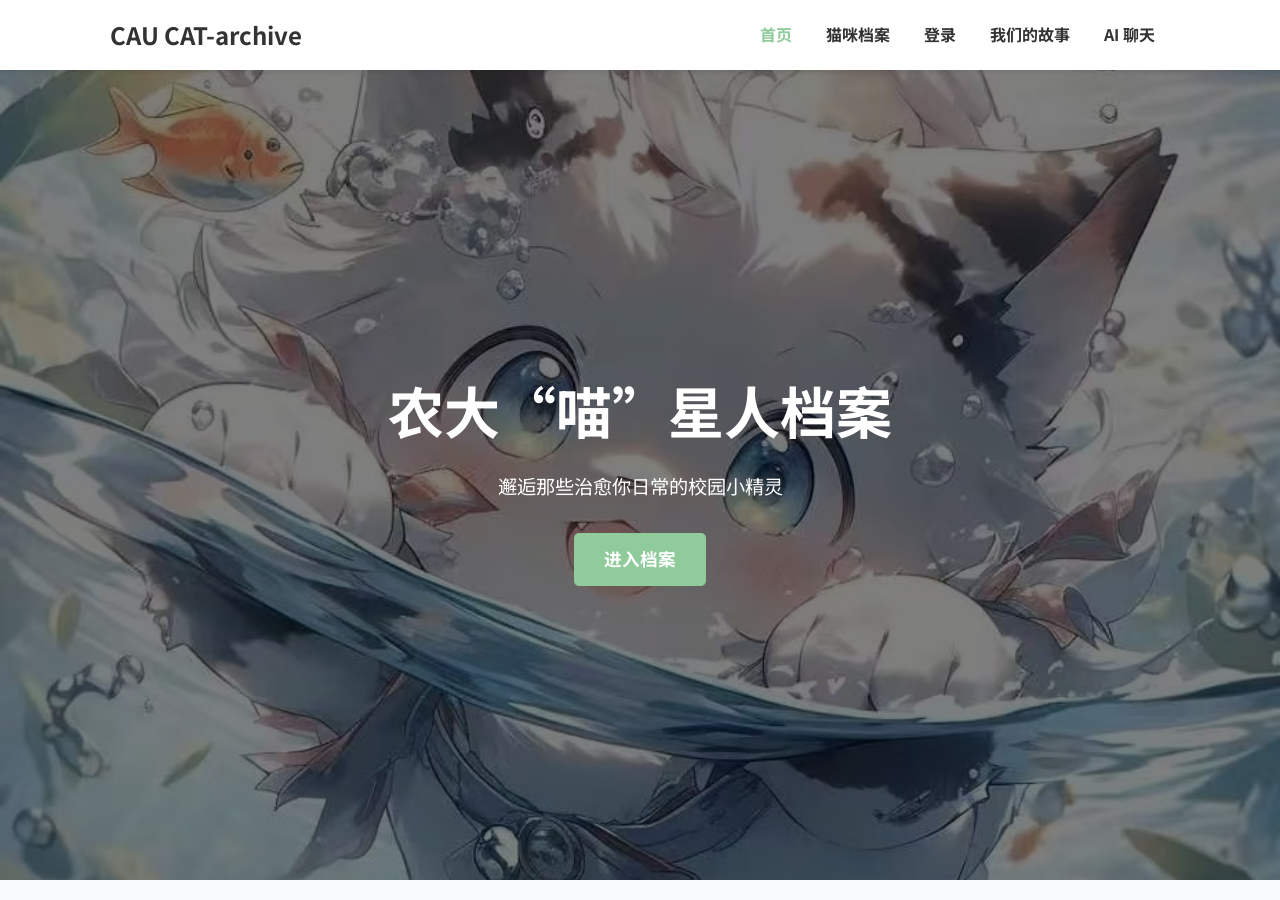
<file: index.html>
<!DOCTYPE html>
<html lang="zh-CN">
<head>
    <meta charset="UTF-8">
    <meta name="viewport" content="width=device-width, initial-scale=1.0">
    <title>农大“喵”星人档案</title>
    <link rel="stylesheet" href="css/style.css">
</head>
<body>
    <!-- 导航栏 -->
    <header class="navbar">
        <div class="container">
            <a href="index.html" class="logo">CAU CAT-archive</a>
            <nav class="nav-links">
                <a href="index.html" class="active">首页</a>
                <a href="archive.html">猫咪档案</a>
                <a href="login.html">登录</a> 
                <a href="about.html">我们的故事</a>
                <a href="chat.html">AI 聊天</a>

            </nav>
        </div>
    </header>

    <!-- 主体内容：英雄区域 -->
    <main>
        <section class="hero">
            <h1>农大“喵”星人档案</h1>
            <p>邂逅那些治愈你日常的校园小精灵</p>
            <a href="archive.html" class="btn">进入档案</a>
        </section>
    </main>
</body>
</html>
</file>
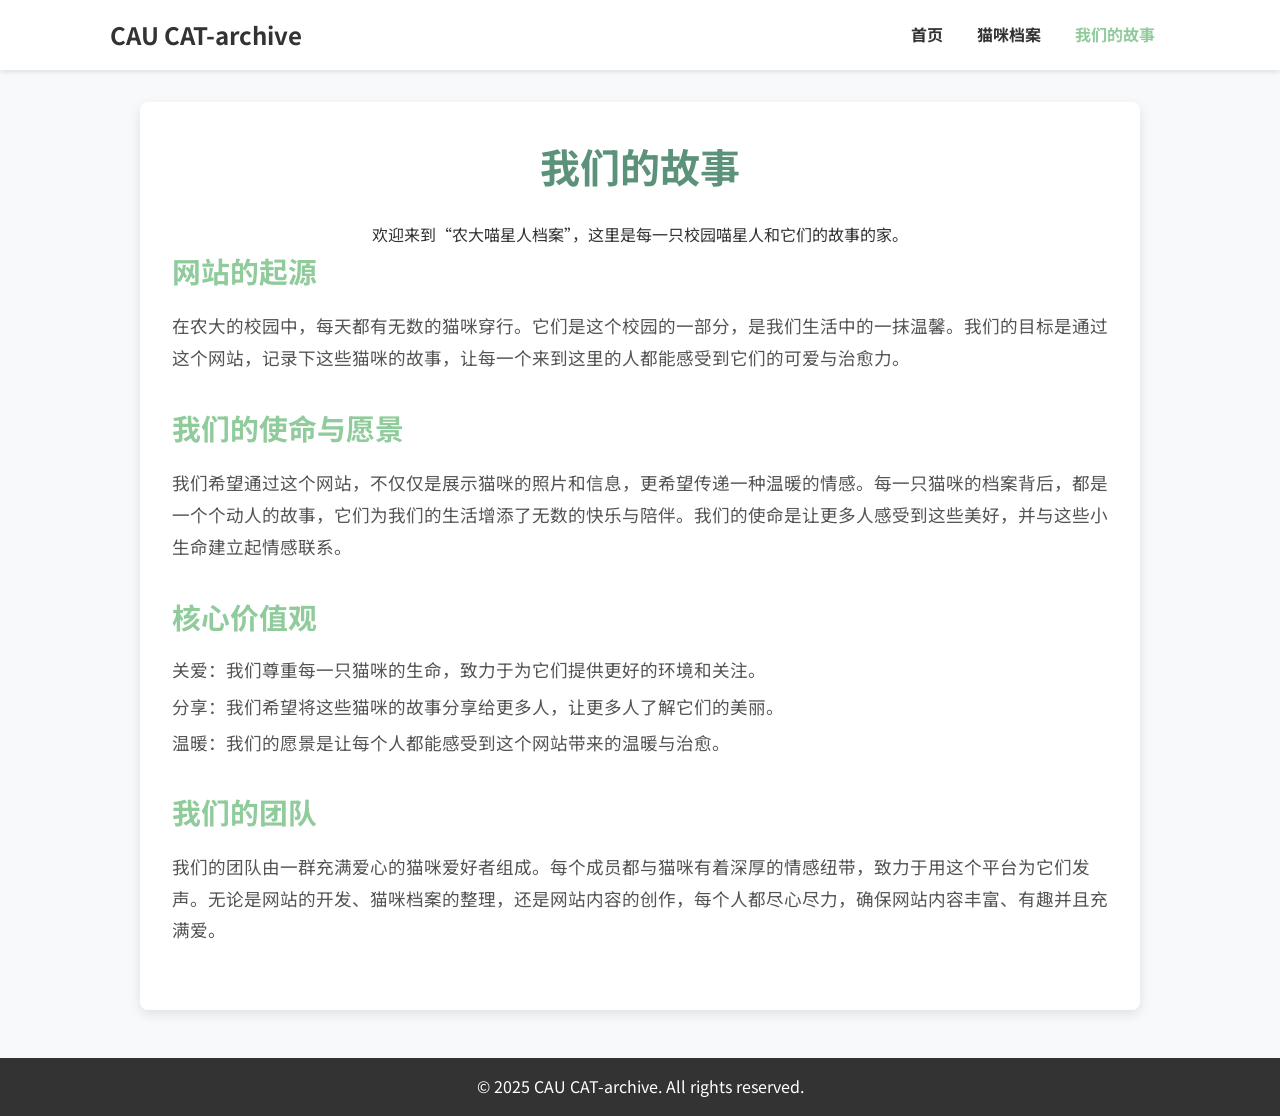
<file: about.html>
<!DOCTYPE html>
<html lang="zh-CN">
<head>
    <meta charset="UTF-8">
    <meta name="viewport" content="width=device-width, initial-scale=1.0">
    <title>我们的故事 - 农大“喵”星人档案</title>
    <link rel="stylesheet" href="css/style.css">
</head>
<body>
    <!-- 导航栏 -->
    <header class="navbar">
        <div class="container">
            <a href="index.html" class="logo">CAU CAT-archive</a>
            <nav class="nav-links">
                <a href="index.html">首页</a>
                <a href="archive.html">猫咪档案</a>
                <a href="about.html" class="active">我们的故事</a>
            </nav>
        </div>
    </header>

    <!-- 关于我们页面内容 -->
    <main>
        <section id="about-page" class="about-page">
            <h1>我们的故事</h1>
            <p>欢迎来到“农大喵星人档案”，这里是每一只校园喵星人和它们的故事的家。</p>
            <div class="about-section">
                <h2>网站的起源</h2>
                <p>在农大的校园中，每天都有无数的猫咪穿行。它们是这个校园的一部分，是我们生活中的一抹温馨。我们的目标是通过这个网站，记录下这些猫咪的故事，让每一个来到这里的人都能感受到它们的可爱与治愈力。</p>
            </div>

            <div class="about-section">
                <h2>我们的使命与愿景</h2>
                <p>我们希望通过这个网站，不仅仅是展示猫咪的照片和信息，更希望传递一种温暖的情感。每一只猫咪的档案背后，都是一个个动人的故事，它们为我们的生活增添了无数的快乐与陪伴。我们的使命是让更多人感受到这些美好，并与这些小生命建立起情感联系。</p>
            </div>

            <div class="about-section">
                <h2>核心价值观</h2>
                <ul>
                    <li>关爱：我们尊重每一只猫咪的生命，致力于为它们提供更好的环境和关注。</li>
                    <li>分享：我们希望将这些猫咪的故事分享给更多人，让更多人了解它们的美丽。</li>
                    <li>温暖：我们的愿景是让每个人都能感受到这个网站带来的温暖与治愈。</li>
                </ul>
            </div>

            <div class="about-section">
                <h2>我们的团队</h2>
                <p>我们的团队由一群充满爱心的猫咪爱好者组成。每个成员都与猫咪有着深厚的情感纽带，致力于用这个平台为它们发声。无论是网站的开发、猫咪档案的整理，还是网站内容的创作，每个人都尽心尽力，确保网站内容丰富、有趣并且充满爱。</p>
            </div>
        </section>
    </main>

    <footer>
        <p>© 2025 CAU CAT-archive. All rights reserved.</p>
    </footer>
</body>
</html>
</file>
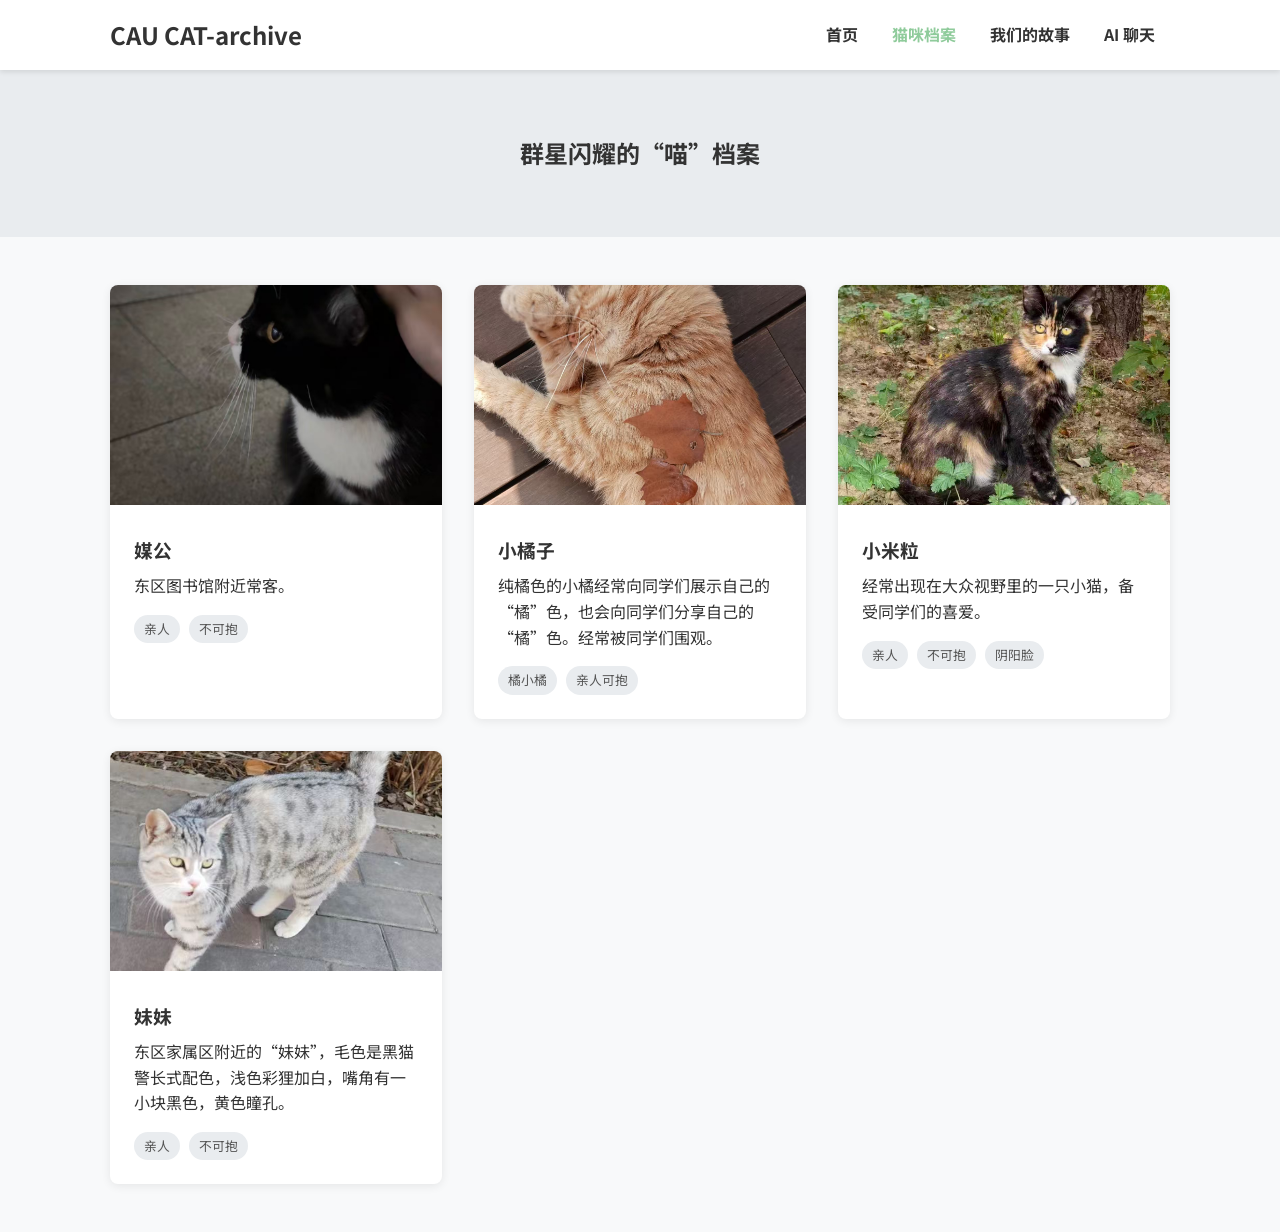
<file: archive.html>
<!DOCTYPE html>
<html lang="zh-CN">
<head>
    <meta charset="UTF-8">
    <meta name="viewport" content="width=device-width, initial-scale=1.0">
    <title>猫咪档案 - 农大“喵”星人档案</title>
    <link rel="stylesheet" href="css/style.css">
</head>
<body>
    <!-- 导航栏 -->
    <header class="navbar">
        <div class="container">
            <a href="index.html" class="logo">CAU CAT-archive</a>
            <nav class="nav-links">
                <a href="index.html">首页</a>
                <a href="archive.html" class="active">猫咪档案</a>
                <a href="about.html">我们的故事</a>
                <a href="chat.html">AI 聊天</a>

                <!-- <a href="guide.html">关怀指南</a> -->
            </nav>
        </div>
    </header>

    <!-- 主体内容 -->
    <main>
        <section class="page-header">
            <h1>群星闪耀的“喵”档案</h1>
        </section>

        <div class="container">
            <!-- 猫咪卡片网格 -->
            <div class="cat-grid">
                <!-- 猫咪A卡片 -->
                <a href="cat_A.html" class="cat-card">
                    <img src="images/cat_a_1.jpg" alt="猫咪A">
                    <div class="card-content">
                        <h3>媒公 </h3>
                        <p>东区图书馆附近常客。</p>
                        <div class="tags">
                            <span>亲人</span>
                            <span>不可抱</span>
                        </div>
                    </div>
                </a>

                <!-- 猫咪B卡片 -->
                <a href="cat_B.html" class="cat-card">
                    <img src="images/cat_b_1.jpg" alt="猫咪B">
                    <div class="card-content">
                        <h3>小橘子</h3>
                        <p>纯橘色的小橘经常向同学们展示自己的“橘”色，也会向同学们分享自己的“橘”色。经常被同学们围观。</p>
                        <div class="tags">
                            <span>橘小橘</span>
                            <span>亲人可抱</span>
                        </div>
                    </div>
                </a>

                <!-- 猫咪C卡片 -->
                <a href="cat_C.html" class="cat-card">
                    <img src="images/cat_c_1.jpg" alt="猫咪C">
                    <div class="card-content">
                        <h3>小米粒 </h3>
                        <p>经常出现在大众视野里的一只小猫，备受同学们的喜爱。</p>
                        <div class="tags">
                            <span>亲人</span>
                            <span>不可抱</span>
                            <span>阴阳脸</span>
                        </div>
                    </div>
                </a>
                
                                <!-- 猫咪D卡片 -->
                <a href="cat_D.html" class="cat-card">
                    <img src="images/cat_d_1.jpg" alt="猫咪D">
                    <div class="card-content">
                        <h3>妹妹 </h3>
                        <p>东区家属区附近的“妹妹”，毛色是黑猫警长式配色，浅色彩狸加白，嘴角有一小块黑色，黄色瞳孔。</p>
                        <div class="tags">
                            <span>亲人</span>
                            <span>不可抱</span>
                        </div>
                    </div>
                </a>
                <!-- 你可以继续复制粘贴cat-card来添加更多猫咪 -->

            </div>
        </div>
    </main>
</body>
</html>
</file>
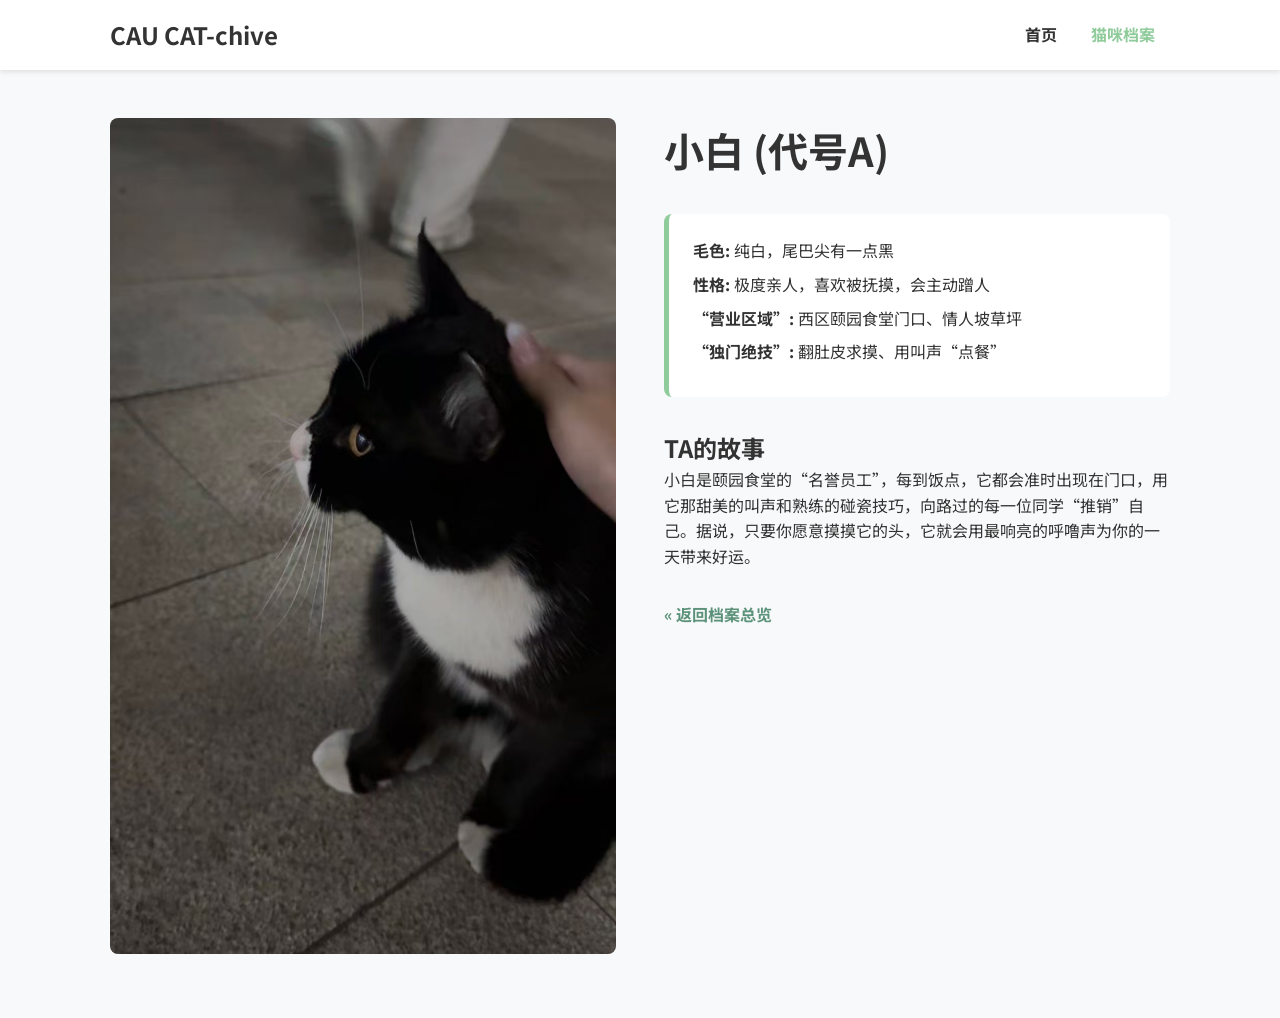
<file: cat_A.html>
<!DOCTYPE html>
<html lang="zh-CN">
<head>
    <meta charset="UTF-8">
    <meta name="viewport" content="width=device-width, initial-scale=1.0">
    <title>小白 - 农大“喵”星人档案</title>
    <link rel="stylesheet" href="css/style.css">
</head>
<body>
    <!-- 导航栏 -->
    <header class="navbar">
        <div class="container">
            <a href="index.html" class="logo">CAU CAT-chive</a>
            <nav class="nav-links">
                <a href="index.html">首页</a>
                <a href="archive.html" class="active">猫咪档案</a>
                <!-- <a href="guide.html">关怀指南</a> -->
            </nav>
        </div>
    </header>

    <!-- 主体内容 -->
    <main>
        <div class="container">
            <!-- 详情页布局 -->
            <div class="cat-detail-layout">
                <!-- 左侧：图片相册 -->
                <div class="cat-gallery">
                    <img src="images/cat_a_1.jpg" alt="猫咪A" class="main-img">
                    <!-- 这里可以放更多缩略图 -->
                </div>

                <!-- 右侧：详细信息 -->
                <div class="cat-info">
                    <h1>小白 (代号A)</h1>
                    <div class="profile-card">
                        <p><strong>毛色:</strong> 纯白，尾巴尖有一点黑</p>
                        <p><strong>性格:</strong> 极度亲人，喜欢被抚摸，会主动蹭人</p>
                        <p><strong>“营业区域”:</strong> 西区颐园食堂门口、情人坡草坪</p>
                        <p><strong>“独门绝技”:</strong> 翻肚皮求摸、用叫声“点餐”</p>
                    </div>
                    <div class="story">
                        <h2>TA的故事</h2>
                        <p>小白是颐园食堂的“名誉员工”，每到饭点，它都会准时出现在门口，用它那甜美的叫声和熟练的碰瓷技巧，向路过的每一位同学“推销”自己。据说，只要你愿意摸摸它的头，它就会用最响亮的呼噜声为你的一天带来好运。</p>
                    </div>
                    <a href="archive.html" class="back-link">&laquo; 返回档案总览</a>
                </div>
            </div>
        </div>
    </main>
</body>
</html>
</file>
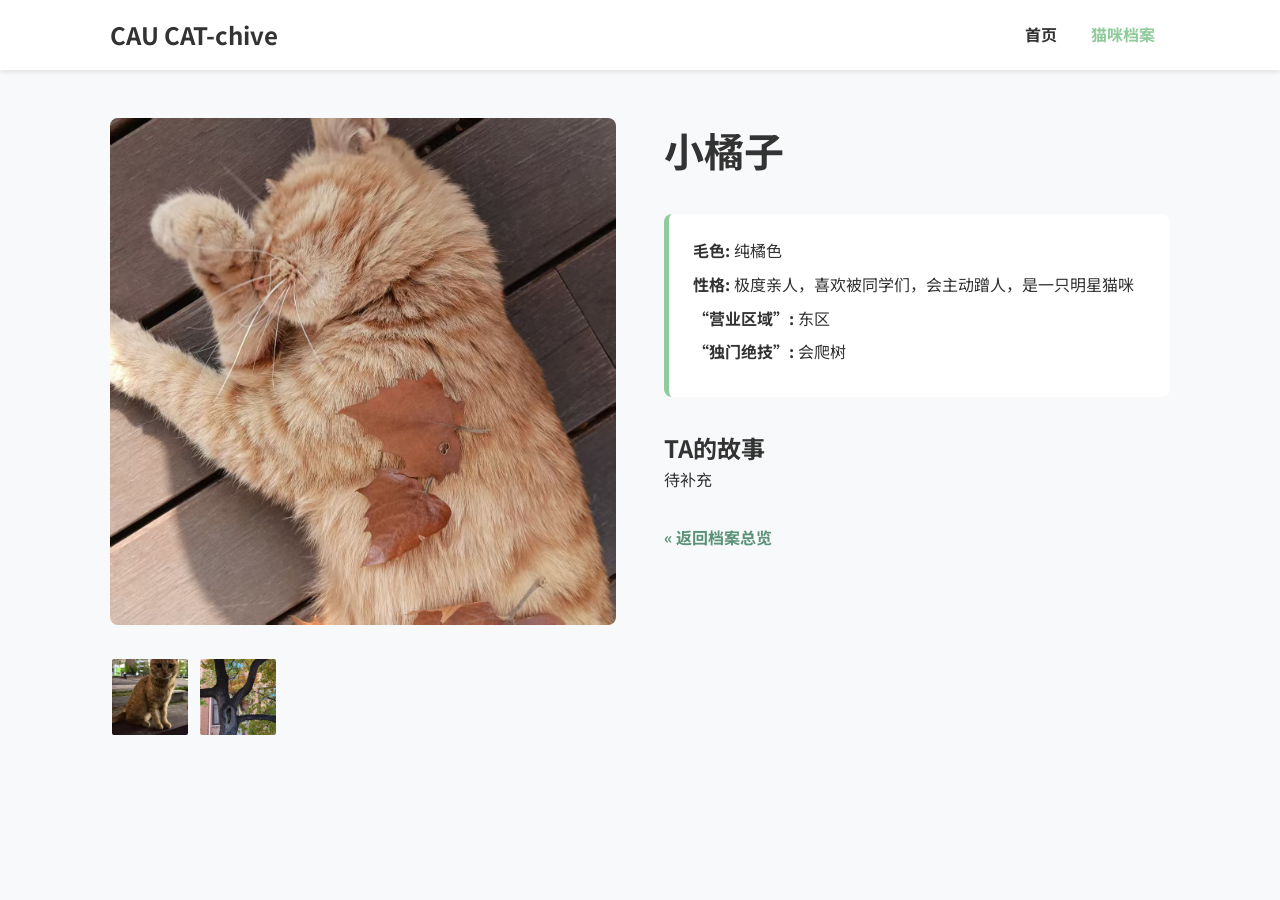
<file: cat_B.html>
<!DOCTYPE html>
<html lang="zh-CN">
<head>
    <meta charset="UTF-8">
    <meta name="viewport" content="width=device-width, initial-scale=1.0">
    <title>小橘 - 农大“喵”星人档案</title>
    <link rel="stylesheet" href="css/style.css">
</head>
<body>
    <!-- 导航栏 -->
    <header class="navbar">
        <div class="container">
            <a href="index.html" class="logo">CAU CAT-chive</a>
            <nav class="nav-links">
                <a href="index.html">首页</a>
                <a href="archive.html" class="active">猫咪档案</a>
                <!-- <a href="guide.html">关怀指南</a> -->
            </nav>
        </div>
    </header>

    <!-- 主体内容 -->
    <main>
        <div class="container">
            <!-- 详情页布局 -->
            <div class="cat-detail-layout">
                <!-- 左侧：图片相册 -->
                <div class="cat-gallery">
                    <img src="images/cat_b_1.jpg" alt="猫咪B" class="main-img">
                    <div class="thumb-container">
                        <img src="images/cat_b_2.jpg" alt="猫咪B缩略图1" class="thumb-img">
                        <img src="images/cat_b_3.jpg" alt="猫咪B缩略图2" class="thumb-img">
                    <!-- 这里可以放更多缩略图 -->
                    </div>
                </div>

                <!-- 右侧：详细信息 -->
                <div class="cat-info">
                    <h1>小橘子</h1>
                    <div class="profile-card">
                        <p><strong>毛色:</strong> 纯橘色</p>
                        <p><strong>性格:</strong> 极度亲人，喜欢被同学们，会主动蹭人，是一只明星猫咪</p>
                        <p><strong>“营业区域”:</strong> 东区</p>
                        <p><strong>“独门绝技”:</strong> 会爬树</p>
                    </div>
                    <div class="story">
                        <h2>TA的故事</h2>
                        <p>待补充</p>
                    </div>
                    <a href="archive.html" class="back-link">&laquo; 返回档案总览</a>
                </div>
            </div>
        </div>
    </main>
</body>
</html>
</file>
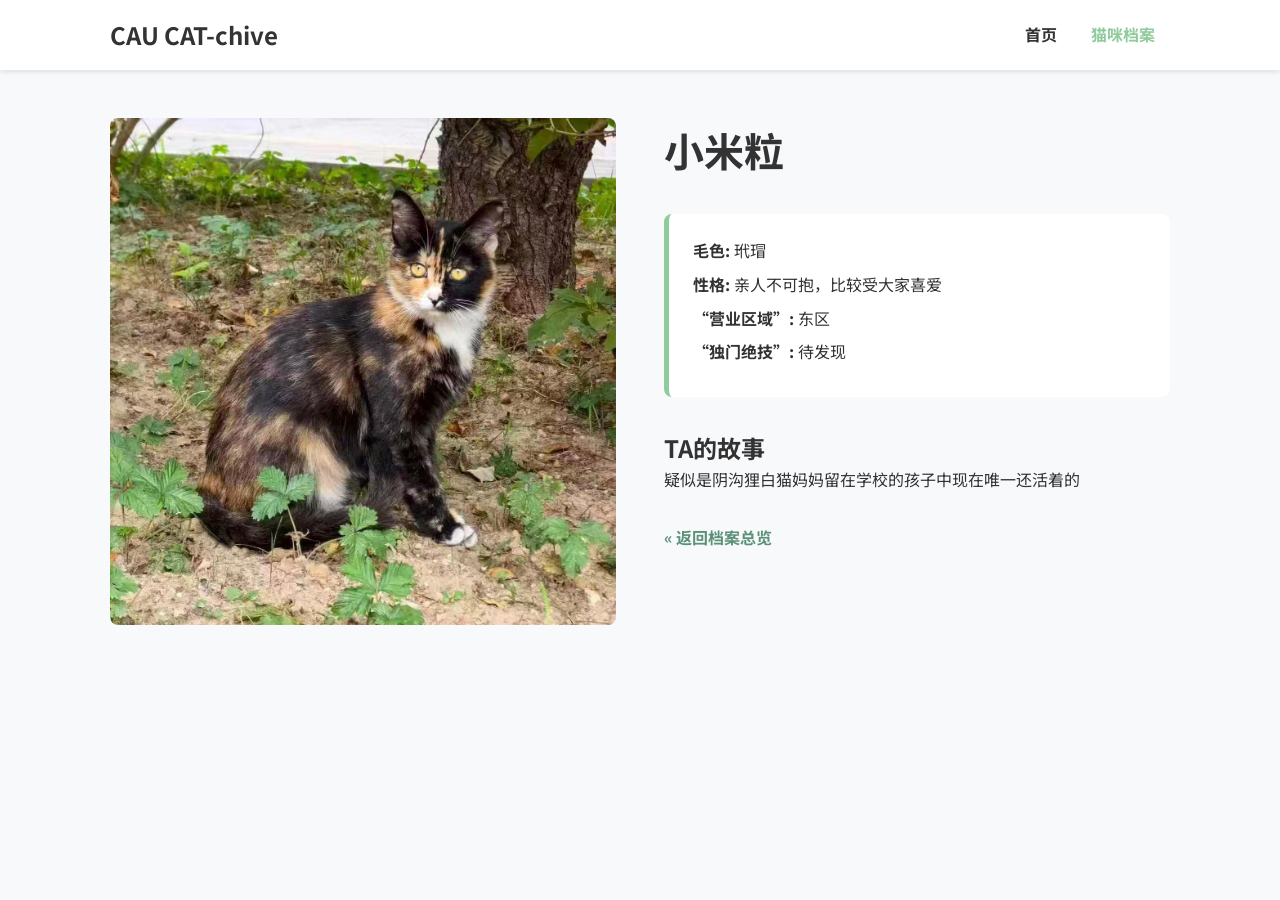
<file: cat_C.html>
<!DOCTYPE html>
<html lang="zh-CN">
<head>
    <meta charset="UTF-8">
    <meta name="viewport" content="width=device-width, initial-scale=1.0">
    <title>小米粒 - 农大“喵”星人档案</title>
    <link rel="stylesheet" href="css/style.css">
</head>
<body>
    <!-- 导航栏 -->
    <header class="navbar">
        <div class="container">
            <a href="index.html" class="logo">CAU CAT-chive</a>
            <nav class="nav-links">
                <a href="index.html">首页</a>
                <a href="archive.html" class="active">猫咪档案</a>
                <!-- <a href="guide.html">关怀指南</a> -->
            </nav>
        </div>
    </header>

    <!-- 主体内容 -->
    <main>
        <div class="container">
            <!-- 详情页布局 -->
            <div class="cat-detail-layout">
                <!-- 左侧：图片相册 -->
                <div class="cat-gallery">
                    <img src="images/cat_c_1.jpg" alt="猫咪C" class="main-img">
                    <!-- 这里可以放更多缩略图 -->
                </div>

                <!-- 右侧：详细信息 -->
                <div class="cat-info">
                    <h1> 小米粒</h1>
                    <div class="profile-card">
                        <p><strong>毛色:</strong> 玳瑁</p>
                        <p><strong>性格:</strong> 亲人不可抱，比较受大家喜爱</p>
                        <p><strong>“营业区域”:</strong> 东区</p>
                        <p><strong>“独门绝技”:</strong> 待发现</p>
                    </div>
                    <div class="story">
                        <h2>TA的故事</h2>
                        <p>疑似是阴沟狸白猫妈妈留在学校的孩子中现在唯一还活着的</p>
                    </div>
                    <a href="archive.html" class="back-link">&laquo; 返回档案总览</a>
                </div>
            </div>
        </div>
    </main>
</body>
</html>
</file>
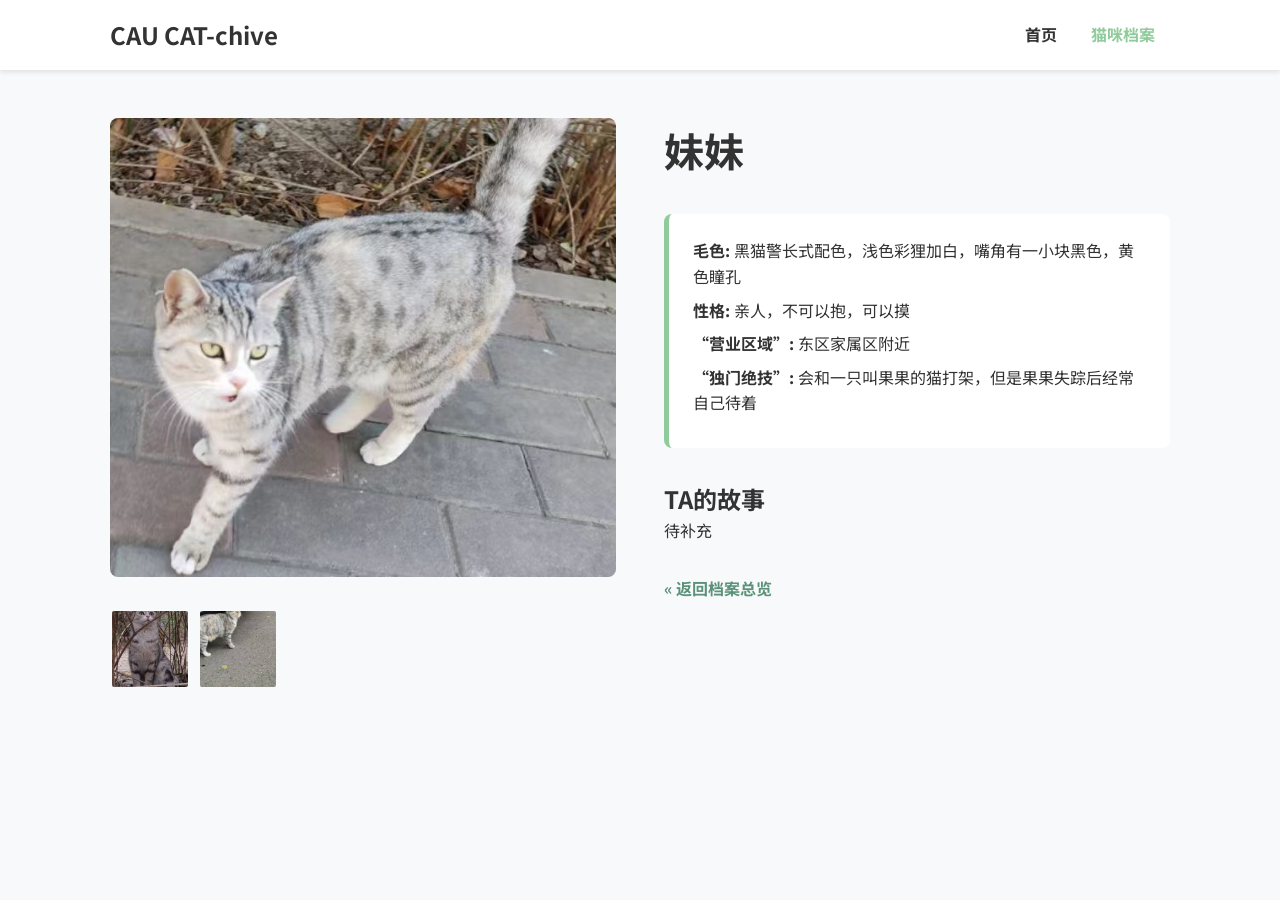
<file: cat_D.html>
<!DOCTYPE html>
<html lang="zh-CN">
<head>
    <meta charset="UTF-8">
    <meta name="viewport" content="width=device-width, initial-scale=1.0">
    <title>小白 - 农大“喵”星人档案</title>
    <link rel="stylesheet" href="css/style.css">
</head>
<body>
    <!-- 导航栏 -->
    <header class="navbar">
        <div class="container">
            <a href="index.html" class="logo">CAU CAT-chive</a>
            <nav class="nav-links">
                <a href="index.html">首页</a>
                <a href="archive.html" class="active">猫咪档案</a>
                <!-- <a href="guide.html">关怀指南</a> -->
            </nav>
        </div>
    </header>

    <!-- 主体内容 -->
    <main>
        <div class="container">
            <!-- 详情页布局 -->
            <div class="cat-detail-layout">
                <!-- 左侧：图片相册 -->
                <div class="cat-gallery">
                    <img src="images/cat_d_1.jpg" alt="猫咪D" class="main-img">
                    <div class="thumb-container">
                        <img src="images/cat_d_2.jpg" alt="猫咪D缩略图1" class="thumb-img">
                        <img src="images/cat_d_3.jpg" alt="猫咪D缩略图2" class="thumb-img">
                    <!-- 这里可以放更多缩略图 -->
                    </div>
                </div>

                <!-- 右侧：详细信息 -->
                <div class="cat-info">
                    <h1>妹妹</h1>
                    <div class="profile-card">
                        <p><strong>毛色:</strong> 黑猫警长式配色，浅色彩狸加白，嘴角有一小块黑色，黄色瞳孔</p>
                        <p><strong>性格:</strong> 亲人，不可以抱，可以摸</p>
                        <p><strong>“营业区域”:</strong> 东区家属区附近</p>
                        <p><strong>“独门绝技”:</strong> 会和一只叫果果的猫打架，但是果果失踪后经常自己待着</p>
                    </div>
                    <div class="story">
                        <h2>TA的故事</h2>
                        <p>待补充</p>
                    </div>
                    <a href="archive.html" class="back-link">&laquo; 返回档案总览</a>
                </div>
            </div>
        </div>
    </main>
</body>
</html>
</file>
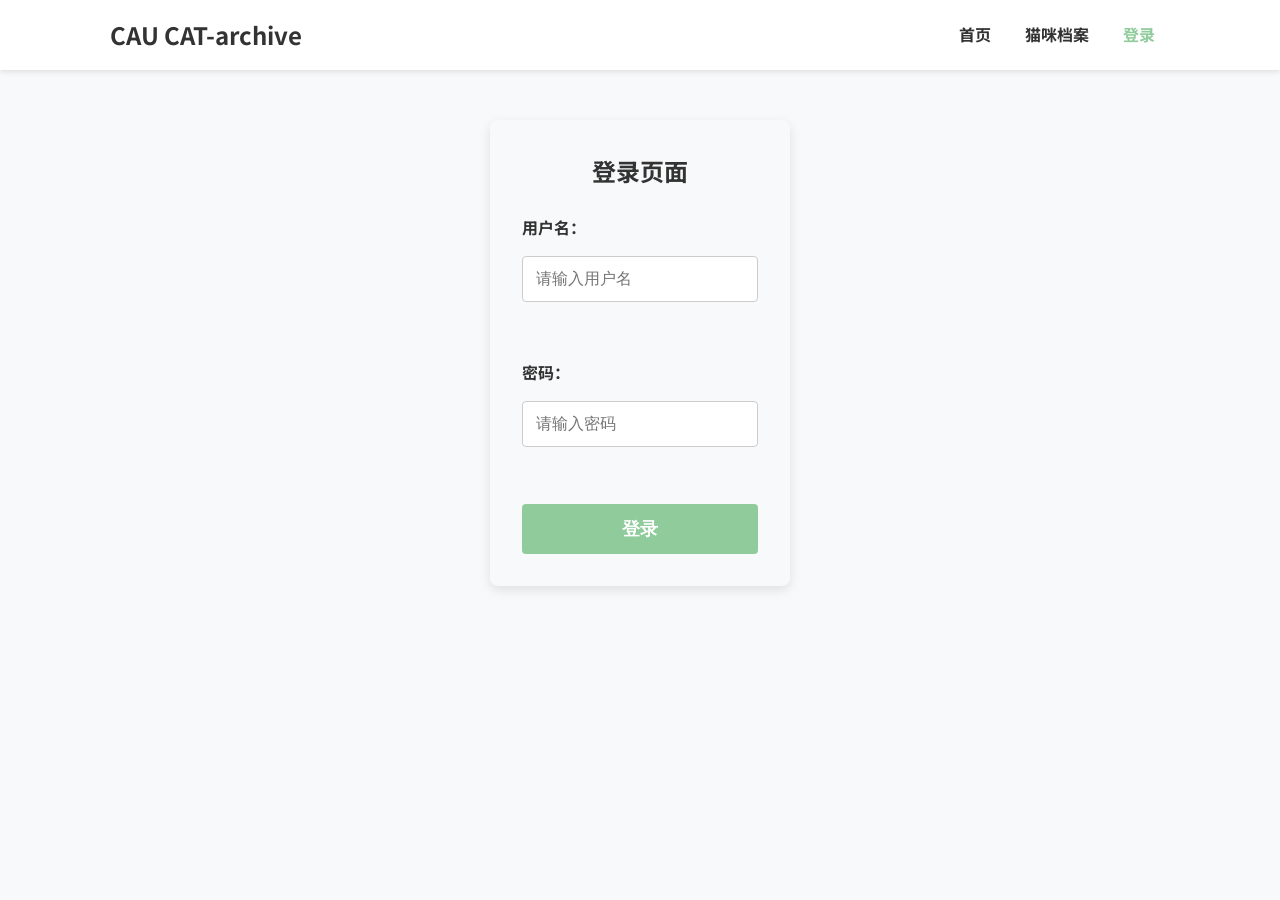
<file: login.html>
<!DOCTYPE html>
<html lang="zh-CN">
<head>
    <meta charset="UTF-8">
    <meta name="viewport" content="width=device-width, initial-scale=1.0">
    <title>登录 - 农大“喵”星人档案</title>
    <link rel="stylesheet" href="css/style.css">
</head>
<body>
    <!-- 导航栏 -->
    <header class="navbar">
        <div class="container">
            <a href="index.html" class="logo">CAU CAT-archive</a>
            <nav class="nav-links">
                <a href="index.html">首页</a>
                <a href="archive.html">猫咪档案</a>
                <a href="login.html" class="active">登录</a>
            </nav>
        </div>
    </header>

    <!-- 登录页面内容 -->
    <main>
        <section id="login-page" class="login-page">
            <h2>登录页面</h2>
            <!-- 表单提交后跳转到主页 -->
            <form action="index.html" method="get">
                <label for="username">用户名：</label>
                <input type="text" id="username" name="username" placeholder="请输入用户名" required><br>
                <label for="password">密码：</label>
                <input type="password" id="password" name="password" placeholder="请输入密码" required><br>
                <button type="submit" class="btn">登录</button>
            </form>
        </section>
    </main>
</body>
</html>
</file>
<file: css/style.css>
/* css/style.css */

/* --- 1. 全局与基础样式 --- */

/* 引入一个更美观的免费中文字体，瞬间提升气质 */
@import url('https://fonts.googleapis.com/css2?family=Noto+Sans+SC:wght@400;700&display=swap');

* {
    margin: 0;
    padding: 0;
    box-sizing: border-box;
}

body {
    font-family: 'Noto Sans SC', sans-serif; /* 应用字体 */
    background-color: #f8f9fa; /* 温和的背景色 */
    color: #333;
    line-height: 1.6;
}

.container {
    max-width: 1100px;
    margin: auto;
    padding: 0 20px;
}

a {
    text-decoration: none;
    color: #5b9279; /* 统一的链接颜色 */
}

/* --- 2. 导航栏样式 --- */
.navbar {
    background: #fff;
    padding: 1rem 0;
    box-shadow: 0 2px 5px rgba(0,0,0,0.1);
    position: sticky; /* 导航栏滚动时固定在顶部 */
    top: 0;
    z-index: 100;
}

.navbar .container {
    display: flex;
    justify-content: space-between;
    align-items: center;
}

.navbar .logo {
    font-size: 1.5rem;
    font-weight: 700;
    color: #333;
}

.navbar .nav-links a {
    color: #333;
    padding: 0 15px;
    font-weight: 700;
    transition: color 0.3s ease;
}

.navbar .nav-links a:hover,
.navbar .nav-links a.active {
    color: #8fcb9b; /* 悬停和当前页面的高亮色 */
}

/* --- 3. 首页 (index.html) 样式 --- */
.hero {
    height: 90vh;
    background: linear-gradient(rgba(0, 0, 0, 0.5), rgba(0, 0, 0, 0.5)), url('../images/hero-bg.jpg') no-repeat center center/cover;
    color: #fff;
    display: flex;
    flex-direction: column;
    justify-content: center;
    align-items: center;
    text-align: center;
}

.hero h1 {
    font-size: 3.5rem;
    margin-bottom: 1rem;
}

.hero p {
    font-size: 1.2rem;
    margin-bottom: 2rem;
}

.btn {
    display: inline-block;
    background: #8fcb9b;
    color: #fff;
    padding: 12px 30px;
    border-radius: 5px;
    font-size: 1.1rem;
    font-weight: 700;
    transition: background 0.3s ease;
}

.btn:hover {
    background: #5b9279;
}

/* --- 4. 档案总览页 (archive.html) 样式 --- */
.page-header {
    padding: 4rem 0;
    text-align: center;
    background: #e9ecef;
}

.cat-grid {
    display: grid;
    /* 【出彩点】使用Grid布局创建响应式网格 */
    grid-template-columns: repeat(auto-fit, minmax(300px, 1fr));
    gap: 2rem;
    padding: 3rem 0;
}

.cat-card {
    background: #fff;
    border-radius: 8px;
    box-shadow: 0 2px 10px rgba(0,0,0,0.08);
    overflow: hidden;
    display: block; /* 让整个卡片可点击 */
    color: #333;
    /* 【出彩点】为悬停动画做准备 */
    transition: transform 0.3s ease, box-shadow 0.3s ease;
}

/* 【出彩点】卡片悬停效果，可在报告中重点说明 */
.cat-card:hover {
    transform: translateY(-8px);
    box-shadow: 0 8px 20px rgba(0,0,0,0.12);
}

.cat-card img {
    width: 100%;
    height: 220px;
    object-fit: cover; /* 保证图片不变形 */
}

.card-content {
    padding: 1.5rem;
}

.card-content h3 {
    margin-bottom: 0.5rem;
}

.card-content .tags {
    margin-top: 1rem;
}

.card-content .tags span {
    display: inline-block;
    background: #e9ecef;
    color: #555;
    padding: 4px 10px;
    border-radius: 15px;
    font-size: 0.8rem;
    margin-right: 5px;
}

/* --- 5. 猫咪详情页 (cat_A.html) 样式 --- */
.cat-detail-layout {
    display: flex;
    gap: 3rem;
    padding: 3rem 0;
}

.cat-gallery {
    flex: 1; /* 占据一半空间 */
}

.cat-gallery .main-img {
    width: 100%;
    border-radius: 8px;
    margin-bottom: 1rem;
}

.cat-info {
    flex: 1; /* 占据另一半空间 */
}

.cat-info h1 {
    font-size: 2.5rem;
    margin-bottom: 0.5rem;
}

.cat-info .profile-card {
    background: #fff;
    padding: 1.5rem;
    border-radius: 8px;
    margin-top: 2rem;
    border-left: 5px solid #8fcb9b;
}

.cat-info .profile-card p {
    margin-bottom: 0.5rem;
}

.cat-info .story {
    margin-top: 2rem;
}

.back-link {
    display: inline-block;
    margin: 2rem 0;
    font-weight: 700;
}

/* --- 6. 响应式设计 --- */
/* 当屏幕宽度小于768px时应用这些样式 */
@media(max-width: 768px) {
    .hero h1 {
        font-size: 2.5rem;
    }

    .cat-detail-layout {
        flex-direction: column; /* 详情页的两栏变为上下堆叠 */
    }
}

/* --- 补充：缩略图样式 --- */
.cat-gallery {
    /* 确保缩略图容器有合适的布局上下文 */
    display: flex;
    flex-direction: column;
    gap: 1rem;
}

.cat-gallery .thumb-img {
    width: 80px; /* 固定缩略图宽度 */
    height: 80px; /* 固定缩略图高度 */
    object-fit: cover; /* 保持图片比例，避免拉伸 */
    border-radius: 4px; /* 轻微圆角，增加美观度 */
    cursor: pointer; /* 鼠标悬停时显示手型，提示可点击 */
    border: 2px solid transparent; /* 预留边框空间，避免点击时布局跳动 */
    transition: all 0.3s ease; /* 平滑过渡效果 */
}

/* 选中的缩略图高亮效果 */
.cat-gallery .thumb-img.active {
    border-color: #8fcb9b; /* 用主题色标记当前选中的缩略图 */
}

/* 缩略图容器，用于横向排列缩略图 */
.cat-gallery .thumb-container {
    display: flex;
    gap: 0.5rem; /* 缩略图之间的间距 */
    flex-wrap: wrap; /* 当缩略图数量多时自动换行 */
}

/* 7.登录页面样式 */
#login-page {
    background-color: #f8f9fa;
    padding: 2rem;
    border-radius: 8px;
    width: 300px;
    margin: 50px auto;
    box-shadow: 0 4px 12px rgba(0,0,0,0.1);
}

#login-page h2 {
    text-align: center;
    margin-bottom: 1.5rem;
}

#login-page form {
    display: flex;
    flex-direction: column;
    gap: 1rem;
}

#login-page label {
    font-weight: bold;
}

#login-page input {
    padding: 0.8rem;
    font-size: 1rem;
    border: 1px solid #ccc;
    border-radius: 4px;
}

#login-page button {
    background-color: #8fcb9b;
    color: #fff;
    border: none;
    padding: 0.8rem;
    border-radius: 4px;
    cursor: pointer;
    font-weight: bold;
    transition: background 0.3s;
}

#login-page button:hover {
    background-color: #5b9279;
}




/* 关于我们页面 */
#about-page {
    background-color: #fff;
    padding: 2rem;
    margin: 2rem auto;
    max-width: 1000px;
    border-radius: 8px;
    box-shadow: 0 4px 12px rgba(0,0,0,0.1);
    text-align: center;
}

#about-page h1 {
    font-size: 2.5rem;
    color: #5b9279;
    margin-bottom: 1.5rem;
}

.about-section {
    margin-bottom: 2rem;
    text-align: left;
}

.about-section h2 {
    font-size: 1.8rem;
    color: #8fcb9b;
    margin-bottom: 1rem;
}

.about-section p {
    font-size: 1.1rem;
    line-height: 1.8;
    color: #555;
}

.about-section ul {
    list-style-type: none;
    padding: 0;
}

.about-section ul li {
    font-size: 1.1rem;
    color: #555;
    margin-bottom: 0.5rem;
}

/* 页脚样式 */
footer {
    background-color: #333;
    color: #fff;
    padding: 1rem;
    text-align: center;
    margin-top: 3rem;
}
</file>
